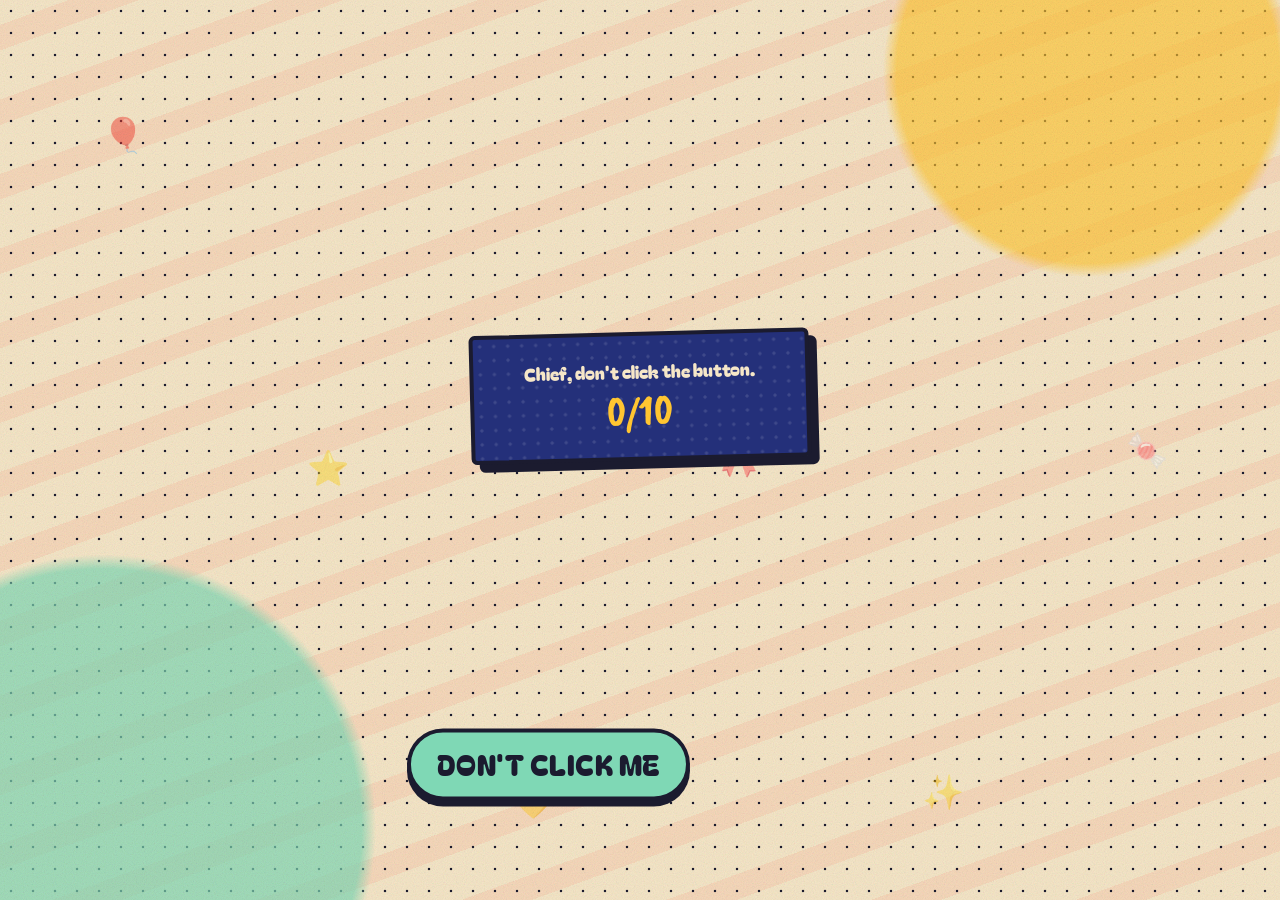
<file: index.html>
<!DOCTYPE html>
<html lang="en">

<head>
  <meta charset="UTF-8">
  <meta name="viewport" content="width=device-width, initial-scale=1, viewport-fit=cover">
  <title>Happy birthday, Chief (Kuya Jiramil)!</title>
  <meta property="og:title" content="Happy birthday, Kuya Jiramil!">
  <meta property="og:description" content="Tap the button. Go on. Try it.">
  <link href="https://fonts.googleapis.com/css2?family=Bagel+Fat+One&family=Caveat+Brush&display=swap" rel="stylesheet">
  <link rel="stylesheet" href="style.css">
</head>

<body>
  <div class="bg" id="bg"></div>

  <div id="game">
    <div id="pic"><img id="picImg" alt=""></div>
    <div id="aura">-1000<small>aura</small></div>

    <div id="stage">
      <p id="hint">Chief, don't click the button.<br></p>
      <span id="counter">0/10</span>
      <div id="prize"><span>🎂</span> <span id="envelope">✉️</span></div>
    </div>

    <div id="btnWrap">
      <button id="btn">DON'T CLICK ME</button>
      <div id="missed">Missed!</div>
    </div>
  </div>

  <div id="letter">
    <div class="paper">
      <h2>🔥Happy Birthday, Kuya Jamel!🎉🔱🎂</h2>
      <p>Happy birthday, kuya Jamel! Thank you han dako nga support haam pag eskwela, han Netflix ngan Spotify subs, tapos paghatag allowance ngan pansnacks🌟 Puhon, kami naman sunod malayag para tagan ka hin allowance HAHAHAHAHAHA wishing you great health, great weather, and calm seas🌅</p>
      <p>Authored by Jessa</p>
      <audio id="voice" controls></audio>
      <button id="songBtn">🎵 Song on/off</button>
      <button id="closeBtn">Close</button>
    </div>
  </div>

  <script src="script.js"></script>
</body>

</html>
</file>
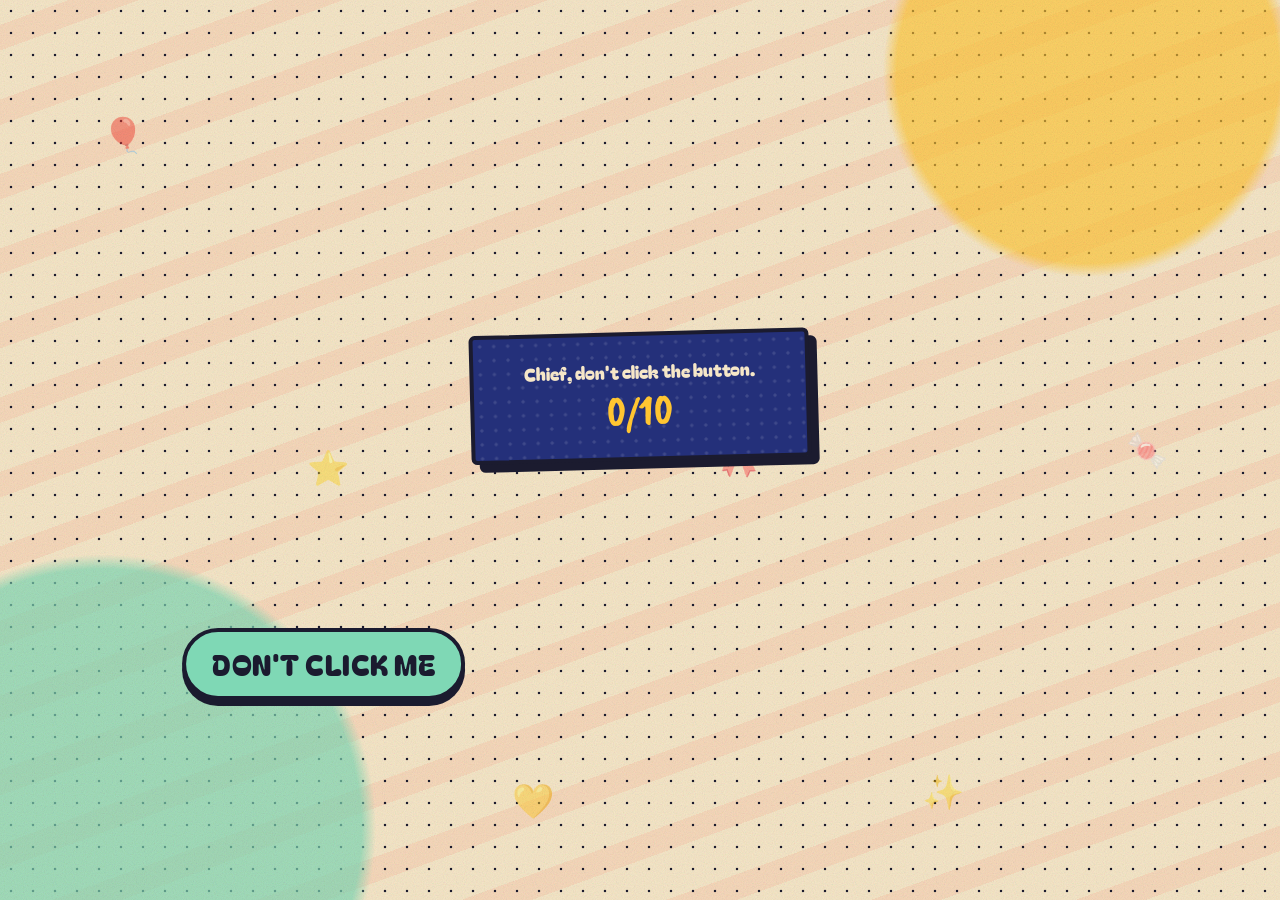
<file: vibecoding/index.html>
<!DOCTYPE html>
<html lang="en">

<head>
  <meta charset="UTF-8">
  <meta name="viewport" content="width=device-width, initial-scale=1, viewport-fit=cover">
  <title>Happy birthday, Chief (Kuya Jiramil)!</title>
  <meta property="og:title" content="Click Me (if you can)">
  <meta property="og:description" content="Tap the button. Go on. Try it.">
  <link href="https://fonts.googleapis.com/css2?family=Bagel+Fat+One&family=Caveat+Brush&display=swap" rel="stylesheet">
  <link rel="stylesheet" href="style.css">
</head>

<body>
  <div class="bg" id="bg"></div>

  <div id="game">
    <div id="pic"><img id="picImg" alt=""></div>
    <div id="aura">-1000<small>aura</small></div>

    <div id="stage">
      <p id="hint">Chief, don't click the button.<br></p>
      <span id="counter">0/10</span>
      <div id="prize"><span>🎂</span> <span id="envelope">✉️</span></div>
    </div>

    <div id="btnWrap">
      <button id="btn">DON'T CLICK ME</button>
      <div id="missed">Missed!</div>
    </div>
  </div>

  <div id="letter">
    <div class="paper">
      <h2>🔥Happy Birthday, Kuya Jamel!🎉🔱🎂</h2>
      <p>Happy birthday, kuya Jamel! Thank you han dako nga support haam pag eskwela, han Netflix ngan Spotify subs, tapos paghatag allowance ngan pansnacks🌟 Puhon, kami naman sunod malayag para tagan ka hin allowance HAHAHAHAHAHA wishing you great health, great weather, and calm seas🌅</p>
      <p>Authored by Jessa</p>
      <audio id="voice" controls></audio>
      <button id="songBtn">🎵 Song on/off</button>
      <button id="closeBtn">Close</button>
    </div>
  </div>

  <script src="script.js"></script>
</body>

</html>
</file>
<file: style.css>
:root {
  --cream: #f6e7c8;
  --ink: #1b1b2f;
  --tomato: #ff4d3d;
  --mustard: #ffc531;
  --mint: #7fd8b5;
  --pink: #ff8fb1;
  --navy: #24307a;
  --display: "Bagel Fat One", "Arial Rounded MT Bold", Impact, sans-serif;
  --hand: "Caveat Brush", "Comic Sans MS", cursive;
}

* {
  box-sizing: border-box;
  margin: 0;
  -webkit-tap-highlight-color: transparent
}

html,body {
  width: 100%;
  height: 100%;
  overflow: hidden;
  overscroll-behavior: none
}

body {
  background: var(--cream);
  color: var(--ink);
  font-family: var(--display);
  touch-action: manipulation;
  user-select: none;
  -webkit-user-select: none;
}


.bg {
  position: fixed;
  inset: 0;
  z-index: 0;
  overflow: hidden;
  background:
    radial-gradient(circle at 85% 8%, rgba(255, 197, 49, .65) 0 14%, transparent 15%),
    radial-gradient(circle at 8% 92%, rgba(127, 216, 181, .7) 0 18%, transparent 19%),
    radial-gradient(var(--ink) 1.4px, transparent 1.6px) 0 0/22px 22px,
    repeating-linear-gradient(-20deg, transparent 0 46px, rgba(255, 77, 61, .09) 46px 70px),
    var(--cream);
}

.bg::after {
  content: "";
  position: absolute;
  inset: 0;
  opacity: .22;
  mix-blend-mode: multiply;
  background-image: url("data:image/svg+xml;utf8,<svg xmlns='http://www.w3.org/2000/svg' width='160' height='160'><filter id='n'><feTurbulence type='fractalNoise' baseFrequency='.9' numOctaves='2'/></filter><rect width='160' height='160' filter='url(%23n)'/></svg>");
}

.blob {
  position: absolute;
  font-size: 34px;
  opacity: .5;
  animation: bob 6s ease-in-out infinite
}

@keyframes bob {
  50% {
    transform: translateY(-14px) rotate(12deg)
  }
}


#game {
  position: fixed;
  inset: 0;
  z-index: 1
}

#game.shake {
  animation: shake .25s
}

@keyframes shake {
  20% {
    transform: translate(-5px, 2px)
  }

  40% {
    transform: translate(5px, -3px)
  }

  60% {
    transform: translate(-3px, -2px)
  }

  80% {
    transform: translate(3px, 2px)
  }
}


#pic {
  position: absolute;
  top: calc(env(safe-area-inset-top, 0px) + 54px);
  left: 0;
  width: 112px;
  height: 112px;
  background: #fff;
  border: 4px solid var(--ink);
  border-radius: 14px;
  padding: 5px;
  box-shadow: 5px 5px 0 var(--ink);
  opacity: 0;
  pointer-events: none;
  z-index: 3
}

#pic img {
  width: 100%;
  height: 100%;
  object-fit: cover;
  border-radius: 8px;
  display: block
}

#pic::before {
  content: "";
  position: absolute;
  top: -14px;
  left: 50%;
  width: 54px;
  height: 20px;
  margin-left: -27px;
  background: rgba(255, 197, 49, .9);
  border: 2px solid var(--ink);
  transform: rotate(-4deg)
}

#pic.show {
  animation: picFx 2.4s both
}


@keyframes picFx {
  0% {
    opacity: 0;
    transform: translateY(24px) scale(.3) rotate(-18deg)
  }

  14% {
    opacity: 1;
    transform: translateY(0) scale(1.15) rotate(5deg)
  }

  22% {
    transform: translateY(0) scale(1) rotate(-3deg)
  }

  68% {
    opacity: 1;
    transform: translateY(0) scale(1) rotate(-3deg)
  }

  100% {
    opacity: 0;
    transform: translateY(-46px) scale(.95) rotate(4deg)
  }
}

/* -1000 aura*/
#aura {
  position: absolute;
  top: 20%;
  left: 0;
  width: 100%;
  margin-top: -32px;
  text-align: center;
  z-index: 8;
  font-size: 56px;
  line-height: 64px;
  color: var(--tomato);
  -webkit-text-stroke: 3px var(--ink);
  paint-order: stroke fill;
  text-shadow: 4px 4px 0 var(--ink);
  opacity: 0;
  pointer-events: none;
  transform: rotate(-4deg)
}

#aura small {
  font-family: var(--hand);
  font-size: 22px;
  color: var(--ink);
  -webkit-text-stroke: 0;
  text-shadow: none;
  margin-left: 4px
}

#aura.show {
  animation: auraFx 1.6s both
}

@keyframes auraFx {
  0% {
    opacity: 0;
    transform: scale(.4) rotate(-4deg)
  }

  12% {
    opacity: 1;
    transform: scale(1.25) rotate(-4deg)
  }

  22% {
    transform: scale(1) rotate(-4deg)
  }

  75% {
    opacity: 1
  }

  100% {
    opacity: 0;
    transform: scale(1) rotate(-4deg)
  }
}


#stage {
  position: absolute;
  left: 50%;
  top: 44%;
  width: min(76vw, 300px);
  transform: translate(-50%, -50%) rotate(-1.5deg);
  background: var(--navy);
  color: var(--cream);
  border: 4px solid var(--ink);
  border-radius: 6px;
  box-shadow: 8px 8px 0 var(--ink);
  padding: 18px 14px;
  text-align: center;
  z-index: 2;
  background-image: radial-gradient(rgba(255, 255, 255, .12) 1.5px, transparent 1.7px);
  background-size: 14px 14px
}

#stage p {
  font-size: 15px;
  line-height: 1.25
}

#counter {
  font-family: var(--hand);
  font-size: 44px;
  color: var(--mustard);
  display: block;
  line-height: 1;
  margin-top: 6px
}

#prize {
  display: none;
  margin-top: 10px;
  font-size: 58px;
  line-height: 1
}

#prize span {
  display: inline-block;
  cursor: pointer
}

#envelope {
  animation: wiggle 1s infinite;
  filter: drop-shadow(3px 3px 0 var(--ink))
}

@keyframes wiggle {

  0%,
  100% {
    transform: rotate(-8deg)
  }

  50% {
    transform: rotate(8deg) scale(1.12)
  }
}

#prize.pop {
  display: block;
  animation: prizePop .6s cubic-bezier(.3, 1.6, .5, 1)
}

@keyframes prizePop {
  from {
    transform: scale(0) rotate(-40deg)
  }
}


#btnWrap {
  position: absolute;
  left: 0;
  top: 0;
  z-index: 6;
  transition: transform .38s cubic-bezier(.34, 1.56, .5, 1)
}

#btn {
  font-family: var(--display);
  font-size: 24px;
  letter-spacing: .5px;
  color: var(--ink);
  cursor: pointer;
  background: var(--mint);
  border: 4px solid var(--ink);
  border-radius: 999px;
  min-width: 150px;
  min-height: 62px;
  padding: 12px 26px;
  box-shadow: 0 6px 0 var(--ink);
  transition: box-shadow .08s, transform .08s;
  animation: idle 1.6s ease-in-out infinite
}

@keyframes idle {
  50% {
    transform: translateY(-3px) rotate(-2deg)
  }
}

#btn:active {
  transform: translateY(5px);
  box-shadow: 0 1px 0 var(--ink);
  animation: none
}

#btn.squash {
  animation: squash .45s
}

@keyframes squash {
  0% {
    transform: scale(1)
  }

  25% {
    transform: scale(1.3, .6)
  }

  60% {
    transform: scale(.8, 1.3)
  }

  100% {
    transform: scale(1)
  }
}

#missed {
  position: absolute;
  top: 8px;
  left: calc(100% + 8px);
  white-space: nowrap;
  font-family: var(--hand);
  font-size: 34px;
  color: var(--tomato);
  -webkit-text-stroke: 1.5px var(--ink);
  paint-order: stroke fill;
  opacity: 0;
  pointer-events: none;
  transform: rotate(-10deg)
}

#missed.left {
  left: auto;
  right: calc(100% + 8px);
  transform: rotate(8deg)
}

#missed.show {
  animation: missedFx 1.1s both
}

@keyframes missedFx {
  0% {
    opacity: 0;
    margin-top: 10px;
    scale: .4
  }

  15% {
    opacity: 1;
    margin-top: 0;
    scale: 1.2
  }

  30% {
    scale: 1
  }

  70% {
    opacity: 1
  }

  100% {
    opacity: 0;
    margin-top: -18px
  }
}


.fx {
  position: fixed;
  pointer-events: none;
  z-index: 5;
  left: 0;
  top: 0
}

.spark {
  width: 10px;
  height: 10px;
  border: 2px solid var(--ink);
  border-radius: 50%
}

.puff {
  width: 56px;
  height: 56px;
  border-radius: 50%;
  border: 3px dashed var(--ink);
  animation: puff .5s forwards
}

@keyframes puff {
  from {
    opacity: .8;
    scale: .4
  }

  to {
    opacity: 0;
    scale: 1.7
  }
}

.rise {
  font-size: 32px;
  animation: rise var(--t, 3.5s) ease-in forwards
}

@keyframes rise {
  0% {
    opacity: 0;
    translate: 0 0
  }

  10% {
    opacity: 1
  }

  100% {
    opacity: 0;
    translate: var(--dx, 0px) -75vh
  }
}


#letter {
  position: fixed;
  inset: 0;
  z-index: 20;
  background: rgba(27, 27, 47, .7);
  display: none;
  align-items: center;
  justify-content: center;
  padding: 20px
}

#letter.open {
  display: flex
}

.paper {
  background: var(--cream);
  border: 4px solid var(--ink);
  box-shadow: 8px 8px 0 var(--ink);
  border-radius: 8px;
  padding: 22px 18px;
  width: min(88vw, 340px);
  text-align: center;
  animation: prizePop .5s cubic-bezier(.3, 1.6, .5, 1)
}

.paper h2 {
  font-size: 26px;
  color: var(--tomato);
  -webkit-text-stroke: 1.5px var(--ink);
  paint-order: stroke fill;
  margin-bottom: 8px
}

.paper p {
  font-family: var(--hand);
  font-size: 24px;
  margin-bottom: 12px
}

.paper button {
  font-family: var(--display);
  font-size: 18px;
  background: var(--mustard);
  border: 3px solid var(--ink);
  border-radius: 999px;
  padding: 10px 20px;
  min-height: 46px;
  margin: 4px;
  box-shadow: 0 4px 0 var(--ink);
  cursor: pointer
}

.paper audio {
  width: 100%;
  margin-bottom: 10px
}


@media (min-width:700px) {
  #stage {
    width: 340px;
    padding: 24px 18px
  }

  #stage p {
    font-size: 18px
  }

  #pic {
    width: 140px;
    height: 140px
  }

  #btn {
    font-size: 28px
  }
}
</file>
<file: vibecoding/style.css>
:root {
  --cream: #f6e7c8;
  --ink: #1b1b2f;
  --tomato: #ff4d3d;
  --mustard: #ffc531;
  --mint: #7fd8b5;
  --pink: #ff8fb1;
  --navy: #24307a;
  --display: "Bagel Fat One", "Arial Rounded MT Bold", Impact, sans-serif;
  --hand: "Caveat Brush", "Comic Sans MS", cursive;
}

* {
  box-sizing: border-box;
  margin: 0;
  -webkit-tap-highlight-color: transparent
}

html,body {
  width: 100%;
  height: 100%;
  overflow: hidden;
  overscroll-behavior: none
}

body {
  background: var(--cream);
  color: var(--ink);
  font-family: var(--display);
  touch-action: manipulation;
  user-select: none;
  -webkit-user-select: none;
}


.bg {
  position: fixed;
  inset: 0;
  z-index: 0;
  overflow: hidden;
  background:
    radial-gradient(circle at 85% 8%, rgba(255, 197, 49, .65) 0 14%, transparent 15%),
    radial-gradient(circle at 8% 92%, rgba(127, 216, 181, .7) 0 18%, transparent 19%),
    radial-gradient(var(--ink) 1.4px, transparent 1.6px) 0 0/22px 22px,
    repeating-linear-gradient(-20deg, transparent 0 46px, rgba(255, 77, 61, .09) 46px 70px),
    var(--cream);
}

.bg::after {
  content: "";
  position: absolute;
  inset: 0;
  opacity: .22;
  mix-blend-mode: multiply;
  background-image: url("data:image/svg+xml;utf8,<svg xmlns='http://www.w3.org/2000/svg' width='160' height='160'><filter id='n'><feTurbulence type='fractalNoise' baseFrequency='.9' numOctaves='2'/></filter><rect width='160' height='160' filter='url(%23n)'/></svg>");
}

.blob {
  position: absolute;
  font-size: 34px;
  opacity: .5;
  animation: bob 6s ease-in-out infinite
}

@keyframes bob {
  50% {
    transform: translateY(-14px) rotate(12deg)
  }
}


#game {
  position: fixed;
  inset: 0;
  z-index: 1
}

#game.shake {
  animation: shake .25s
}

@keyframes shake {
  20% {
    transform: translate(-5px, 2px)
  }

  40% {
    transform: translate(5px, -3px)
  }

  60% {
    transform: translate(-3px, -2px)
  }

  80% {
    transform: translate(3px, 2px)
  }
}


#pic {
  position: absolute;
  top: calc(env(safe-area-inset-top, 0px) + 54px);
  left: 0;
  width: 112px;
  height: 112px;
  background: #fff;
  border: 4px solid var(--ink);
  border-radius: 14px;
  padding: 5px;
  box-shadow: 5px 5px 0 var(--ink);
  opacity: 0;
  pointer-events: none;
  z-index: 3
}

#pic img {
  width: 100%;
  height: 100%;
  object-fit: cover;
  border-radius: 8px;
  display: block
}

#pic::before {
  content: "";
  position: absolute;
  top: -14px;
  left: 50%;
  width: 54px;
  height: 20px;
  margin-left: -27px;
  background: rgba(255, 197, 49, .9);
  border: 2px solid var(--ink);
  transform: rotate(-4deg)
}

#pic.show {
  animation: picFx 2.4s both
}


@keyframes picFx {
  0% {
    opacity: 0;
    transform: translateY(24px) scale(.3) rotate(-18deg)
  }

  14% {
    opacity: 1;
    transform: translateY(0) scale(1.15) rotate(5deg)
  }

  22% {
    transform: translateY(0) scale(1) rotate(-3deg)
  }

  68% {
    opacity: 1;
    transform: translateY(0) scale(1) rotate(-3deg)
  }

  100% {
    opacity: 0;
    transform: translateY(-46px) scale(.95) rotate(4deg)
  }
}

/* -1000 aura*/
#aura {
  position: absolute;
  top: 20%;
  left: 0;
  width: 100%;
  margin-top: -32px;
  text-align: center;
  z-index: 8;
  font-size: 56px;
  line-height: 64px;
  color: var(--tomato);
  -webkit-text-stroke: 3px var(--ink);
  paint-order: stroke fill;
  text-shadow: 4px 4px 0 var(--ink);
  opacity: 0;
  pointer-events: none;
  transform: rotate(-4deg)
}

#aura small {
  font-family: var(--hand);
  font-size: 22px;
  color: var(--ink);
  -webkit-text-stroke: 0;
  text-shadow: none;
  margin-left: 4px
}

#aura.show {
  animation: auraFx 1.6s both
}

@keyframes auraFx {
  0% {
    opacity: 0;
    transform: scale(.4) rotate(-4deg)
  }

  12% {
    opacity: 1;
    transform: scale(1.25) rotate(-4deg)
  }

  22% {
    transform: scale(1) rotate(-4deg)
  }

  75% {
    opacity: 1
  }

  100% {
    opacity: 0;
    transform: scale(1) rotate(-4deg)
  }
}


#stage {
  position: absolute;
  left: 50%;
  top: 44%;
  width: min(76vw, 300px);
  transform: translate(-50%, -50%) rotate(-1.5deg);
  background: var(--navy);
  color: var(--cream);
  border: 4px solid var(--ink);
  border-radius: 6px;
  box-shadow: 8px 8px 0 var(--ink);
  padding: 18px 14px;
  text-align: center;
  z-index: 2;
  background-image: radial-gradient(rgba(255, 255, 255, .12) 1.5px, transparent 1.7px);
  background-size: 14px 14px
}

#stage p {
  font-size: 15px;
  line-height: 1.25
}

#counter {
  font-family: var(--hand);
  font-size: 44px;
  color: var(--mustard);
  display: block;
  line-height: 1;
  margin-top: 6px
}

#prize {
  display: none;
  margin-top: 10px;
  font-size: 58px;
  line-height: 1
}

#prize span {
  display: inline-block;
  cursor: pointer
}

#envelope {
  animation: wiggle 1s infinite;
  filter: drop-shadow(3px 3px 0 var(--ink))
}

@keyframes wiggle {

  0%,
  100% {
    transform: rotate(-8deg)
  }

  50% {
    transform: rotate(8deg) scale(1.12)
  }
}

#prize.pop {
  display: block;
  animation: prizePop .6s cubic-bezier(.3, 1.6, .5, 1)
}

@keyframes prizePop {
  from {
    transform: scale(0) rotate(-40deg)
  }
}


#btnWrap {
  position: absolute;
  left: 0;
  top: 0;
  z-index: 6;
  transition: transform .38s cubic-bezier(.34, 1.56, .5, 1)
}

#btn {
  font-family: var(--display);
  font-size: 24px;
  letter-spacing: .5px;
  color: var(--ink);
  cursor: pointer;
  background: var(--mint);
  border: 4px solid var(--ink);
  border-radius: 999px;
  min-width: 150px;
  min-height: 62px;
  padding: 12px 26px;
  box-shadow: 0 6px 0 var(--ink);
  transition: box-shadow .08s, transform .08s;
  animation: idle 1.6s ease-in-out infinite
}

@keyframes idle {
  50% {
    transform: translateY(-3px) rotate(-2deg)
  }
}

#btn:active {
  transform: translateY(5px);
  box-shadow: 0 1px 0 var(--ink);
  animation: none
}

#btn.squash {
  animation: squash .45s
}

@keyframes squash {
  0% {
    transform: scale(1)
  }

  25% {
    transform: scale(1.3, .6)
  }

  60% {
    transform: scale(.8, 1.3)
  }

  100% {
    transform: scale(1)
  }
}

#missed {
  position: absolute;
  top: 8px;
  left: calc(100% + 8px);
  white-space: nowrap;
  font-family: var(--hand);
  font-size: 34px;
  color: var(--tomato);
  -webkit-text-stroke: 1.5px var(--ink);
  paint-order: stroke fill;
  opacity: 0;
  pointer-events: none;
  transform: rotate(-10deg)
}

#missed.left {
  left: auto;
  right: calc(100% + 8px);
  transform: rotate(8deg)
}

#missed.show {
  animation: missedFx 1.1s both
}

@keyframes missedFx {
  0% {
    opacity: 0;
    margin-top: 10px;
    scale: .4
  }

  15% {
    opacity: 1;
    margin-top: 0;
    scale: 1.2
  }

  30% {
    scale: 1
  }

  70% {
    opacity: 1
  }

  100% {
    opacity: 0;
    margin-top: -18px
  }
}


.fx {
  position: fixed;
  pointer-events: none;
  z-index: 5;
  left: 0;
  top: 0
}

.spark {
  width: 10px;
  height: 10px;
  border: 2px solid var(--ink);
  border-radius: 50%
}

.puff {
  width: 56px;
  height: 56px;
  border-radius: 50%;
  border: 3px dashed var(--ink);
  animation: puff .5s forwards
}

@keyframes puff {
  from {
    opacity: .8;
    scale: .4
  }

  to {
    opacity: 0;
    scale: 1.7
  }
}

.rise {
  font-size: 32px;
  animation: rise var(--t, 3.5s) ease-in forwards
}

@keyframes rise {
  0% {
    opacity: 0;
    translate: 0 0
  }

  10% {
    opacity: 1
  }

  100% {
    opacity: 0;
    translate: var(--dx, 0px) -75vh
  }
}


#letter {
  position: fixed;
  inset: 0;
  z-index: 20;
  background: rgba(27, 27, 47, .7);
  display: none;
  align-items: center;
  justify-content: center;
  padding: 20px
}

#letter.open {
  display: flex
}

.paper {
  background: var(--cream);
  border: 4px solid var(--ink);
  box-shadow: 8px 8px 0 var(--ink);
  border-radius: 8px;
  padding: 22px 18px;
  width: min(88vw, 340px);
  text-align: center;
  animation: prizePop .5s cubic-bezier(.3, 1.6, .5, 1)
}

.paper h2 {
  font-size: 26px;
  color: var(--tomato);
  -webkit-text-stroke: 1.5px var(--ink);
  paint-order: stroke fill;
  margin-bottom: 8px
}

.paper p {
  font-family: var(--hand);
  font-size: 24px;
  margin-bottom: 12px
}

.paper button {
  font-family: var(--display);
  font-size: 18px;
  background: var(--mustard);
  border: 3px solid var(--ink);
  border-radius: 999px;
  padding: 10px 20px;
  min-height: 46px;
  margin: 4px;
  box-shadow: 0 4px 0 var(--ink);
  cursor: pointer
}

.paper audio {
  width: 100%;
  margin-bottom: 10px
}


@media (min-width:700px) {
  #stage {
    width: 340px;
    padding: 24px 18px
  }

  #stage p {
    font-size: 18px
  }

  #pic {
    width: 140px;
    height: 140px
  }

  #btn {
    font-size: 28px
  }
}
</file>
